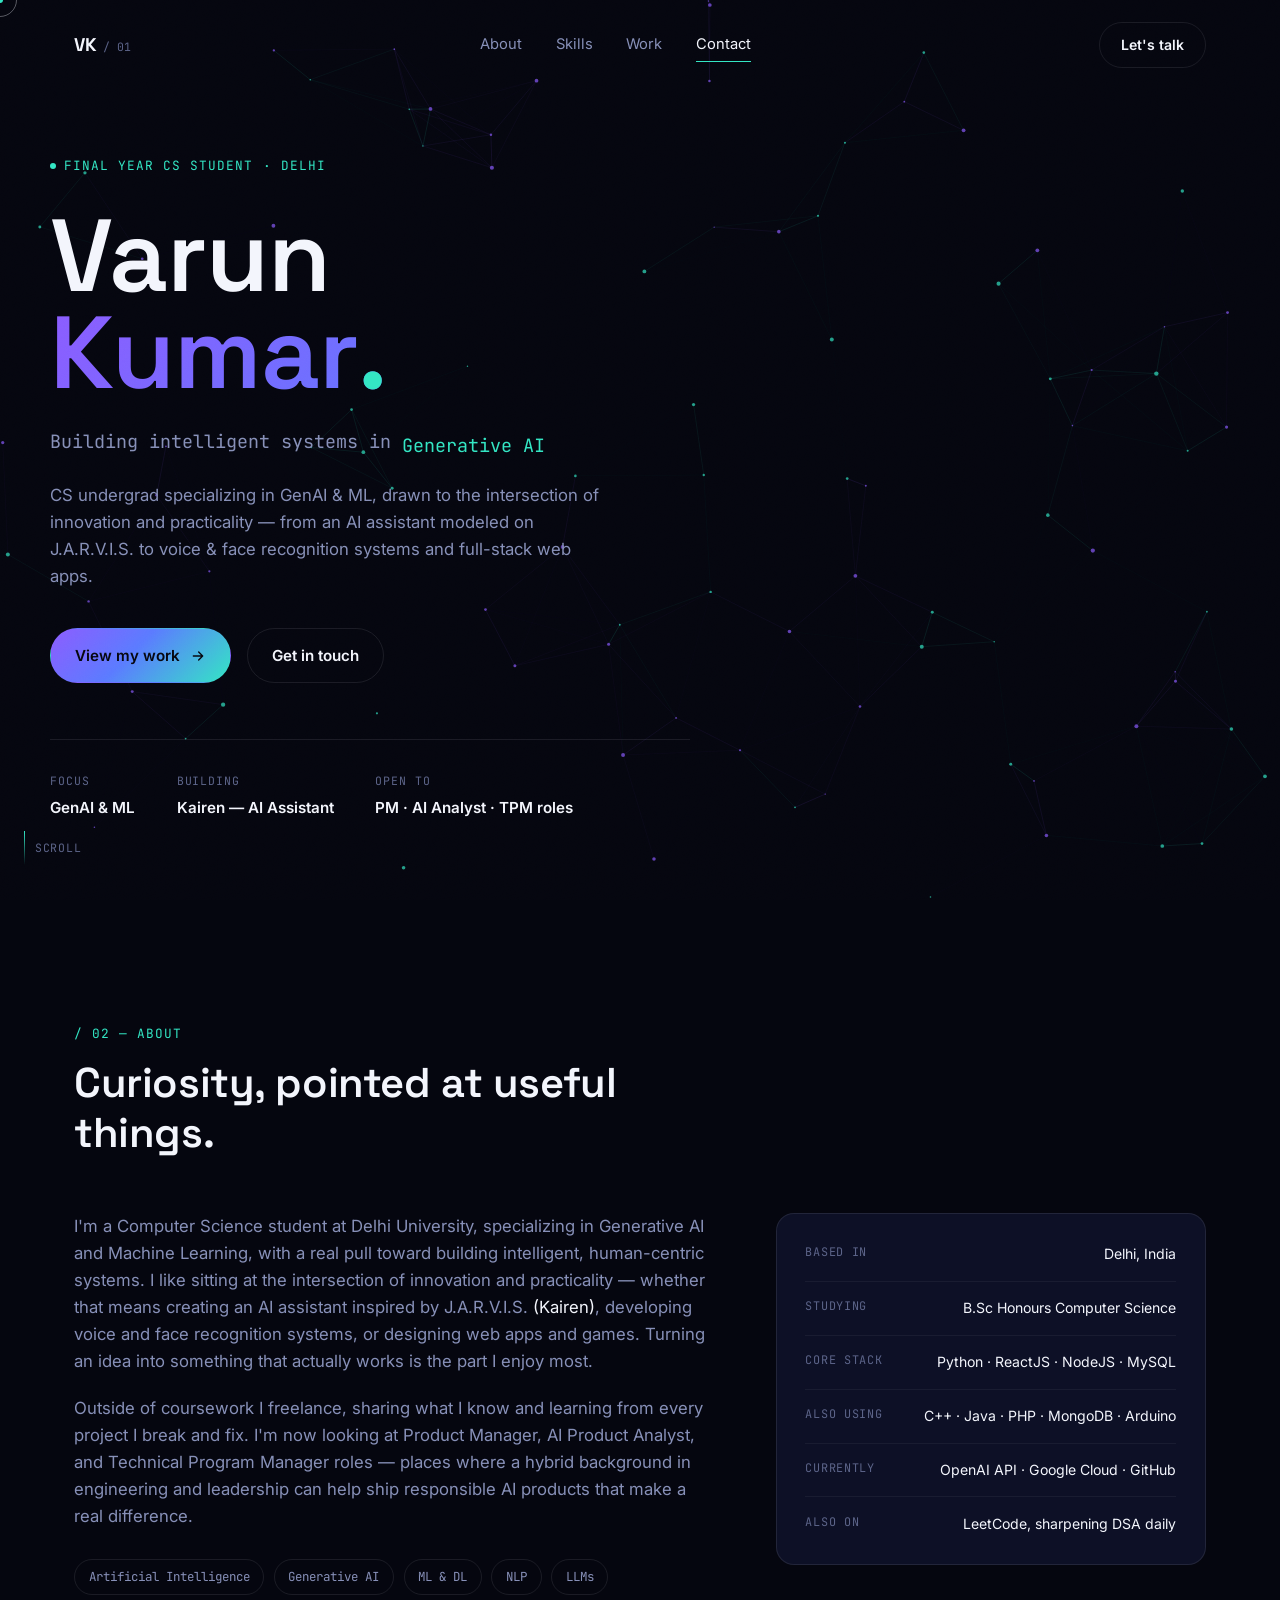
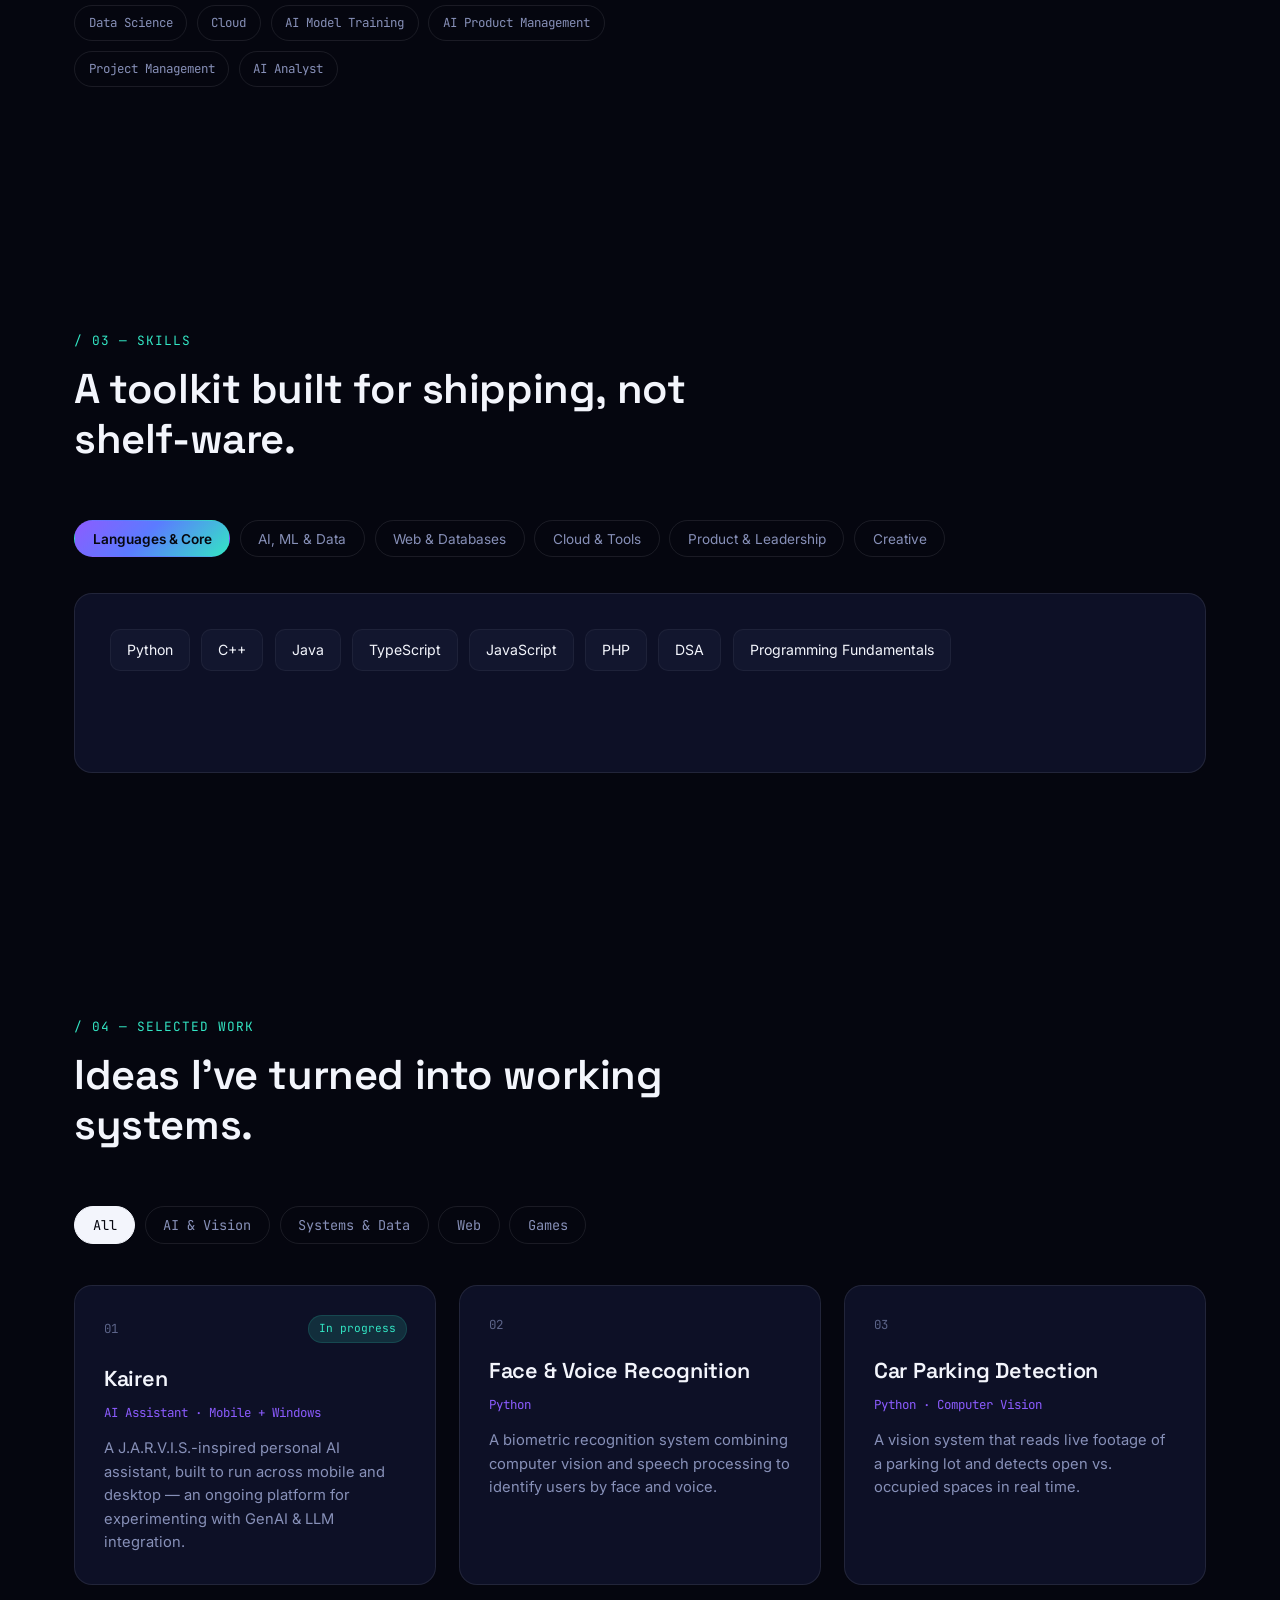
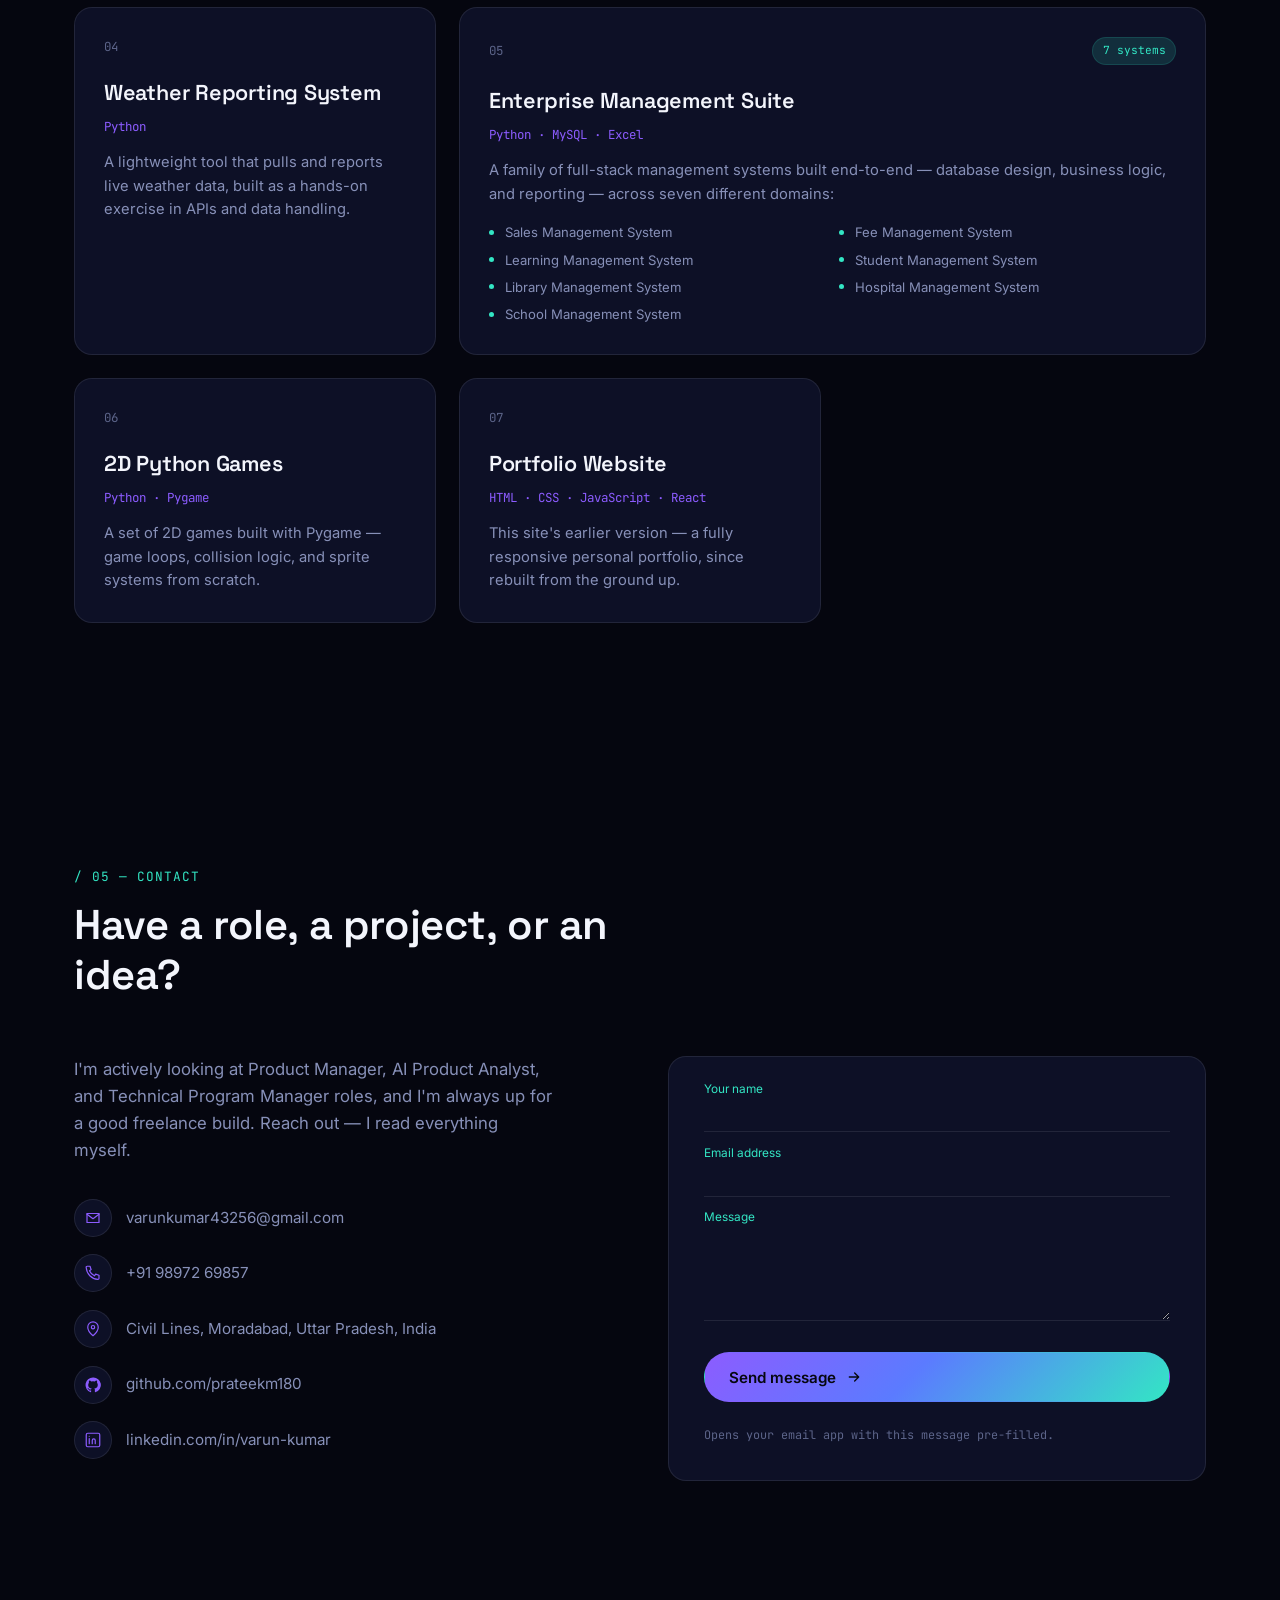
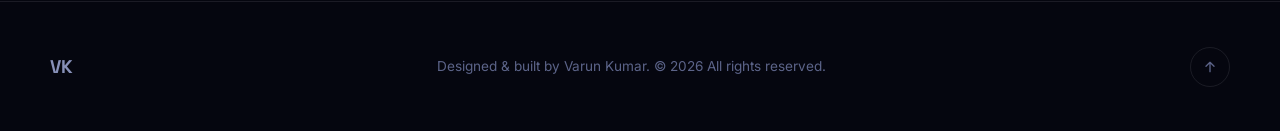
<file: Varun Portfolio 2/index.html>
<!DOCTYPE html>
<html lang="en">
<head>
<meta charset="UTF-8" />
<meta name="viewport" content="width=device-width, initial-scale=1.0" />
<title>Varun Kumar — GenAI &amp; ML Engineer</title>
<meta name="description" content="Varun Kumar — Final year Computer Science student building intelligent, human-centric systems. GenAI, ML, Data Science &amp; Cloud." />

<link rel="preconnect" href="https://fonts.googleapis.com" />
<link rel="preconnect" href="https://fonts.gstatic.com" crossorigin />
<link href="https://fonts.googleapis.com/css2?family=Space+Grotesk:wght@400;500;600;700&family=Inter:wght@400;500;600;700&family=JetBrains+Mono:wght@400;500;600&display=swap" rel="stylesheet" />
<link rel="stylesheet" href="style.css" />
</head>
<body>

<!-- Preloader -->
<div id="preloader" aria-hidden="true">
  <span class="preloader-mark">VK</span>
</div>

<!-- Custom cursor -->
<div class="cursor-dot" id="cursorDot"></div>
<div class="cursor-ring" id="cursorRing"></div>

<!-- Noise / grain overlay -->
<div class="grain" aria-hidden="true"></div>

<!-- Nav -->
<header class="site-nav" id="siteNav">
  <div class="nav-inner">
    <a href="#top" class="brand">
      <span class="brand-mark">VK</span>
      <span class="brand-index">/ 01</span>
    </a>

    <nav class="nav-links" id="navLinks">
      <a href="#about" data-nav>About</a>
      <a href="#skills" data-nav>Skills</a>
      <a href="#work" data-nav>Work</a>
      <a href="#contact" data-nav>Contact</a>
    </nav>

    <a href="#contact" class="btn btn-ghost nav-cta">
      <span>Let's talk</span>
    </a>

    <button class="nav-toggle" id="navToggle" aria-label="Toggle menu" aria-expanded="false">
      <span></span><span></span><span></span>
    </button>
  </div>
</header>

<!-- Mobile menu -->
<div class="mobile-menu" id="mobileMenu">
  <a href="#about" data-nav>About</a>
  <a href="#skills" data-nav>Skills</a>
  <a href="#work" data-nav>Work</a>
  <a href="#contact" data-nav>Contact</a>
</div>

<main id="top">

  <!-- ============ HERO ============ -->
  <section class="hero" id="hero">
    <canvas id="net" class="net-canvas" aria-hidden="true"></canvas>

    <div class="hero-inner">
      <p class="eyebrow reveal">
        <span class="dot-live" aria-hidden="true"></span>
        Final year CS student · Delhi
      </p>

      <h1 class="hero-title reveal">
        <span class="line">Varun</span>
        <span class="line accent">Kumar<span class="cursor-blink">.</span></span>
      </h1>

      <p class="hero-role reveal">
        Building intelligent systems in
        <span class="role-rotator" id="roleRotator">
          <span class="role-word is-active">Generative&nbsp;AI</span>
          <span class="role-word">Machine&nbsp;Learning</span>
          <span class="role-word">Data&nbsp;Science</span>
          <span class="role-word">Cloud</span>
          <span class="role-word">AI&nbsp;Product&nbsp;Thinking</span>
        </span>
      </p>

      <p class="hero-desc reveal">
        CS undergrad specializing in GenAI &amp; ML, drawn to the intersection of
        innovation and practicality — from an AI assistant modeled on J.A.R.V.I.S.
        to voice &amp; face recognition systems and full-stack web apps.
      </p>

      <div class="hero-actions reveal">
        <a href="#work" class="btn btn-primary magnetic">
          <span>View my work</span>
          <svg viewBox="0 0 24 24" width="16" height="16"><path d="M5 12h13M13 6l6 6-6 6" stroke="currentColor" stroke-width="2" fill="none" stroke-linecap="round" stroke-linejoin="round"/></svg>
        </a>
        <a href="mailto:varunkumar43256@gmail.com" class="btn btn-outline magnetic">
          <span>Get in touch</span>
        </a>
      </div>

      <dl class="hero-stats reveal">
        <div>
          <dt>Focus</dt>
          <dd>GenAI &amp; ML</dd>
        </div>
        <div>
          <dt>Building</dt>
          <dd>Kairen — AI Assistant</dd>
        </div>
        <div>
          <dt>Open to</dt>
          <dd>PM · AI Analyst · TPM roles</dd>
        </div>
      </dl>
    </div>

    <a href="#about" class="scroll-cue" aria-label="Scroll to content">
      <span class="scroll-cue-line"></span>
      <span>Scroll</span>
    </a>
  </section>

  <!-- ============ ABOUT ============ -->
  <section class="section about" id="about">
    <div class="section-head reveal">
      <span class="eyebrow">/ 02 — About</span>
      <h2>Curiosity, pointed at useful things.</h2>
    </div>

    <div class="about-grid">
      <div class="about-copy reveal">
        <p>
          I'm a Computer Science student at Delhi University, specializing in
          Generative AI and Machine Learning, with a real pull toward building
          intelligent, human-centric systems. I like sitting at the intersection
          of innovation and practicality — whether that means creating an AI
          assistant inspired by J.A.R.V.I.S. <em>(Kairen)</em>, developing voice
          and face recognition systems, or designing web apps and games.
          Turning an idea into something that actually works is the part I enjoy most.
        </p>
        <p>
          Outside of coursework I freelance, sharing what I know and learning
          from every project I break and fix. I'm now looking at Product
          Manager, AI Product Analyst, and Technical Program Manager roles —
          places where a hybrid background in engineering and leadership can
          help ship responsible AI products that make a real difference.
        </p>

        <div class="interest-tags">
          <span>Artificial Intelligence</span>
          <span>Generative AI</span>
          <span>ML &amp; DL</span>
          <span>NLP</span>
          <span>LLMs</span>
          <span>Data Science</span>
          <span>Cloud</span>
          <span>AI Model Training</span>
          <span>AI Product Management</span>
          <span>Project Management</span>
          <span>AI Analyst</span>
        </div>
      </div>

      <aside class="about-panel reveal">
        <div class="panel-row">
          <span class="panel-label">Based in</span>
          <span class="panel-value">Delhi, India</span>
        </div>
        <div class="panel-row">
          <span class="panel-label">Studying</span>
          <span class="panel-value">B.Sc Honours Computer Science</span>
        </div>
        <div class="panel-row">
          <span class="panel-label">Core stack</span>
          <span class="panel-value">Python · ReactJS · NodeJS · MySQL</span>
        </div>
        <div class="panel-row">
          <span class="panel-label">Also using</span>
          <span class="panel-value">C++ · Java · PHP · MongoDB · Arduino</span>
        </div>
        <div class="panel-row">
          <span class="panel-label">Currently</span>
          <span class="panel-value">OpenAI API · Google Cloud · GitHub</span>
        </div>
        <div class="panel-row">
          <span class="panel-label">Also on</span>
          <span class="panel-value">LeetCode, sharpening DSA daily</span>
        </div>
      </aside>
    </div>
  </section>

  <!-- ============ SKILLS ============ -->
  <section class="section skills" id="skills">
    <div class="section-head reveal">
      <span class="eyebrow">/ 03 — Skills</span>
      <h2>A toolkit built for shipping, not shelf&#8209;ware.</h2>
    </div>

    <div class="skills-tabs reveal" id="skillTabs" role="tablist">
      <button class="skill-tab is-active" data-target="tab-lang" role="tab">Languages &amp; Core</button>
      <button class="skill-tab" data-target="tab-ai" role="tab">AI, ML &amp; Data</button>
      <button class="skill-tab" data-target="tab-web" role="tab">Web &amp; Databases</button>
      <button class="skill-tab" data-target="tab-cloud" role="tab">Cloud &amp; Tools</button>
      <button class="skill-tab" data-target="tab-lead" role="tab">Product &amp; Leadership</button>
      <button class="skill-tab" data-target="tab-creative" role="tab">Creative</button>
    </div>

    <div class="skills-panels reveal">
      <div class="skill-panel is-active" id="tab-lang">
        <span class="tag">Python</span><span class="tag">C++</span><span class="tag">Java</span>
        <span class="tag">TypeScript</span><span class="tag">JavaScript</span><span class="tag">PHP</span>
        <span class="tag">DSA</span><span class="tag">Programming Fundamentals</span>
      </div>
      <div class="skill-panel" id="tab-ai">
        <span class="tag">Generative AI</span><span class="tag">NLP</span><span class="tag">BERT</span>
        <span class="tag">GPT&#8209;3</span><span class="tag">Hugging Face</span><span class="tag">Google Colab</span>
        <span class="tag">Data Analysis</span><span class="tag">Microsoft Power BI</span>
      </div>
      <div class="skill-panel" id="tab-web">
        <span class="tag">React.js</span><span class="tag">Node.js</span><span class="tag">HTML</span>
        <span class="tag">CSS</span><span class="tag">Bootstrap</span><span class="tag">Drizzle Studio</span>
        <span class="tag">Docker</span><span class="tag">PostgreSQL</span><span class="tag">MongoDB</span>
        <span class="tag">MySQL</span><span class="tag">DBMS</span><span class="tag">GitHub &amp; Version Control</span>
      </div>
      <div class="skill-panel" id="tab-cloud">
        <span class="tag">Google Cloud</span><span class="tag">Arduino</span><span class="tag">Arduino IDE</span>
        <span class="tag">Figma</span><span class="tag">Google Workspace</span><span class="tag">Excel</span>
        <span class="tag">Outlook</span><span class="tag">PowerPoint</span><span class="tag">Word</span><span class="tag">Access</span>
      </div>
      <div class="skill-panel" id="tab-lead">
        <span class="tag">User Research</span><span class="tag">Cross&#8209;functional Coordination</span>
        <span class="tag">Project Management</span><span class="tag">Team Leadership</span>
        <span class="tag">People Management</span><span class="tag">Strategic Thinking</span>
        <span class="tag">Agile Methodologies</span><span class="tag">Problem Solving</span>
        <span class="tag">Attention to Detail</span><span class="tag">Communication</span>
        <span class="tag">Presentations</span>
      </div>
      <div class="skill-panel" id="tab-creative">
        <span class="tag">Adobe Photoshop</span><span class="tag">Video Editing</span>
        <span class="tag">Digital Art</span><span class="tag">Poetry Writing</span>
      </div>
    </div>
  </section>

  <!-- ============ WORK ============ -->
  <section class="section work" id="work">
    <div class="section-head reveal">
      <span class="eyebrow">/ 04 — Selected work</span>
      <h2>Ideas I've turned into working systems.</h2>
    </div>

    <div class="filter-row reveal" id="filterRow">
      <button class="filter-chip is-active" data-filter="all">All</button>
      <button class="filter-chip" data-filter="ai">AI &amp; Vision</button>
      <button class="filter-chip" data-filter="systems">Systems &amp; Data</button>
      <button class="filter-chip" data-filter="web">Web</button>
      <button class="filter-chip" data-filter="games">Games</button>
    </div>

    <div class="work-grid" id="workGrid">

      <article class="work-card reveal" data-cat="ai">
        <div class="work-card-inner">
          <div class="work-top">
            <span class="work-index">01</span>
            <span class="work-status">In progress</span>
          </div>
          <h3>Kairen</h3>
          <p class="work-tag">AI Assistant · Mobile + Windows</p>
          <p class="work-desc">A J.A.R.V.I.S.-inspired personal AI assistant, built to run across mobile and desktop — an ongoing platform for experimenting with GenAI &amp; LLM integration.</p>
        </div>
      </article>

      <article class="work-card reveal" data-cat="ai">
        <div class="work-card-inner">
          <div class="work-top">
            <span class="work-index">02</span>
          </div>
          <h3>Face &amp; Voice Recognition</h3>
          <p class="work-tag">Python</p>
          <p class="work-desc">A biometric recognition system combining computer vision and speech processing to identify users by face and voice.</p>
        </div>
      </article>

      <article class="work-card reveal" data-cat="ai">
        <div class="work-card-inner">
          <div class="work-top">
            <span class="work-index">03</span>
          </div>
          <h3>Car Parking Detection</h3>
          <p class="work-tag">Python · Computer Vision</p>
          <p class="work-desc">A vision system that reads live footage of a parking lot and detects open vs. occupied spaces in real time.</p>
        </div>
      </article>

      <article class="work-card reveal" data-cat="systems">
        <div class="work-card-inner">
          <div class="work-top">
            <span class="work-index">04</span>
          </div>
          <h3>Weather Reporting System</h3>
          <p class="work-tag">Python</p>
          <p class="work-desc">A lightweight tool that pulls and reports live weather data, built as a hands-on exercise in APIs and data handling.</p>
        </div>
      </article>

      <article class="work-card work-card--wide reveal" data-cat="systems">
        <div class="work-card-inner">
          <div class="work-top">
            <span class="work-index">05</span>
            <span class="work-status">7 systems</span>
          </div>
          <h3>Enterprise Management Suite</h3>
          <p class="work-tag">Python · MySQL · Excel</p>
          <p class="work-desc">A family of full-stack management systems built end-to-end — database design, business logic, and reporting — across seven different domains:</p>
          <ul class="work-sublist">
            <li>Sales Management System</li>
            <li>Fee Management System</li>
            <li>Learning Management System</li>
            <li>Student Management System</li>
            <li>Library Management System</li>
            <li>Hospital Management System</li>
            <li>School Management System</li>
          </ul>
        </div>
      </article>

      <article class="work-card reveal" data-cat="games">
        <div class="work-card-inner">
          <div class="work-top">
            <span class="work-index">06</span>
          </div>
          <h3>2D Python Games</h3>
          <p class="work-tag">Python · Pygame</p>
          <p class="work-desc">A set of 2D games built with Pygame — game loops, collision logic, and sprite systems from scratch.</p>
        </div>
      </article>

      <article class="work-card reveal" data-cat="web">
        <div class="work-card-inner">
          <div class="work-top">
            <span class="work-index">07</span>
          </div>
          <h3>Portfolio Website</h3>
          <p class="work-tag">HTML · CSS · JavaScript · React</p>
          <p class="work-desc">This site's earlier version — a fully responsive personal portfolio, since rebuilt from the ground up.</p>
        </div>
      </article>

    </div>
  </section>

  <!-- ============ CONTACT ============ -->
  <section class="section contact" id="contact">
    <div class="section-head reveal">
      <span class="eyebrow">/ 05 — Contact</span>
      <h2>Have a role, a project, or an idea?</h2>
    </div>

    <div class="contact-grid">
      <div class="contact-info reveal">
        <p class="contact-lead">
          I'm actively looking at Product Manager, AI Product Analyst, and
          Technical Program Manager roles, and I'm always up for a good
          freelance build. Reach out — I read everything myself.
        </p>

        <ul class="contact-list">
          <li>
            <span class="ic" aria-hidden="true"><svg viewBox="0 0 24 24" width="18" height="18"><path d="M4 6h16v12H4z" fill="none" stroke="currentColor" stroke-width="1.6"/><path d="M4 7l8 6 8-6" fill="none" stroke="currentColor" stroke-width="1.6" stroke-linecap="round" stroke-linejoin="round"/></svg></span>
            <a href="mailto:varunkumar43256@gmail.com">varunkumar43256@gmail.com</a>
          </li>
          <li>
            <span class="ic" aria-hidden="true"><svg viewBox="0 0 24 24" width="18" height="18"><path d="M4.5 3h3.5l1.5 4.5-2.2 1.6a13 13 0 0 0 6.6 6.6l1.6-2.2 4.5 1.5V19a1.5 1.5 0 0 1-1.6 1.5A16.5 16.5 0 0 1 3 5.1 1.5 1.5 0 0 1 4.5 3z" fill="none" stroke="currentColor" stroke-width="1.6" stroke-linejoin="round"/></svg></span>
            <a href="tel:+919897269857">+91 98972 69857</a>
          </li>
          <li>
            <span class="ic" aria-hidden="true"><svg viewBox="0 0 24 24" width="18" height="18"><path d="M12 21s7-6.1 7-11.5A7 7 0 0 0 5 9.5C5 14.9 12 21 12 21z" fill="none" stroke="currentColor" stroke-width="1.6" stroke-linejoin="round"/><circle cx="12" cy="9.5" r="2.2" fill="none" stroke="currentColor" stroke-width="1.6"/></svg></span>
            <span>Civil Lines, Moradabad, Uttar Pradesh, India</span>
          </li>
          <li>
            <span class="ic" aria-hidden="true"><svg viewBox="0 0 24 24" width="18" height="18"><path d="M12 2a10 10 0 0 0-3.16 19.5c.5.1.68-.22.68-.48v-1.7c-2.78.6-3.37-1.34-3.37-1.34-.46-1.15-1.11-1.46-1.11-1.46-.9-.62.07-.6.07-.6 1 .07 1.53 1.03 1.53 1.03.9 1.52 2.34 1.08 2.91.83.09-.65.35-1.08.63-1.33-2.22-.25-4.56-1.11-4.56-4.93 0-1.09.39-1.98 1.03-2.68-.1-.25-.45-1.27.1-2.65 0 0 .84-.27 2.75 1.02a9.5 9.5 0 0 1 5 0c1.91-1.3 2.75-1.02 2.75-1.02.55 1.38.2 2.4.1 2.65.64.7 1.03 1.59 1.03 2.68 0 3.83-2.34 4.68-4.57 4.92.36.32.68.94.68 1.9v2.82c0 .27.18.58.69.48A10 10 0 0 0 12 2z" fill="currentColor"/></svg></span>
            <a href="https://github.com/prateekm180" target="_blank" rel="noopener">github.com/prateekm180</a>
          </li>
          <li>
            <span class="ic" aria-hidden="true"><svg viewBox="0 0 24 24" width="18" height="18"><rect x="3" y="3" width="18" height="18" rx="2" fill="none" stroke="currentColor" stroke-width="1.6"/><path d="M7 10v7M7 7v.01M11 17v-4.5a2 2 0 0 1 4 0V17M11 12.5V17" fill="none" stroke="currentColor" stroke-width="1.6" stroke-linecap="round"/></svg></span>
            <a href="https://linkedin.com/in/varun-kumar-4164552b8" target="_blank" rel="noopener">linkedin.com/in/varun-kumar</a>
          </li>
        </ul>
      </div>

      <form class="contact-form reveal" id="contactForm">
        <div class="field">
          <input type="text" id="cf-name" name="name" required />
          <label for="cf-name">Your name</label>
        </div>
        <div class="field">
          <input type="email" id="cf-email" name="email" required />
          <label for="cf-email">Email address</label>
        </div>
        <div class="field">
          <textarea id="cf-message" name="message" rows="4" required></textarea>
          <label for="cf-message">Message</label>
        </div>
        <button type="submit" class="btn btn-primary magnetic">
          <span>Send message</span>
          <svg viewBox="0 0 24 24" width="16" height="16"><path d="M5 12h13M13 6l6 6-6 6" stroke="currentColor" stroke-width="2" fill="none" stroke-linecap="round" stroke-linejoin="round"/></svg>
        </button>
        <p class="form-hint" id="formHint">Opens your email app with this message pre-filled.</p>
      </form>
    </div>
  </section>

</main>

<footer class="site-footer">
  <div class="footer-inner">
    <span class="brand-mark">VK</span>
    <p>Designed &amp; built by Varun Kumar. &copy; <span id="year"></span> All rights reserved.</p>
    <a href="#top" class="footer-top" aria-label="Back to top">
      <svg viewBox="0 0 24 24" width="16" height="16"><path d="M12 19V5M6 11l6-6 6 6" stroke="currentColor" stroke-width="2" fill="none" stroke-linecap="round" stroke-linejoin="round"/></svg>
    </a>
  </div>
</footer>

<script src="script.js"></script>
</body>
</html>
</file>
<file: Varun Portfolio 2/style.css>
/* ============================================================
   TOKENS
============================================================ */
:root{
  --bg:        #05060f;
  --bg-alt:    #0a0c1c;
  --surface:   #0d1026;
  --surface-2: #12162e;
  --line:      rgba(243,245,252,0.09);
  --line-soft: rgba(243,245,252,0.05);

  --ink:       #f3f5fc;
  --muted:     #8790b8;
  --muted-2:   #5c6489;

  --violet:    #8c5cff;
  --violet-soft: rgba(140,92,255,0.14);
  --cyan:      #33e6c4;
  --cyan-soft: rgba(51,230,196,0.14);
  --coral:     #ff8a5c;

  --grad-signature: linear-gradient(135deg, var(--violet) 0%, #5b7bff 45%, var(--cyan) 100%);

  --font-display: 'Space Grotesk', sans-serif;
  --font-body:    'Inter', sans-serif;
  --font-mono:    'JetBrains Mono', monospace;

  --container: 1180px;
  --radius: 18px;
  --radius-sm: 10px;

  --ease: cubic-bezier(.16,.84,.44,1);
}

@media (prefers-color-scheme: light){
  :root{ color-scheme: dark; }
}

*,*::before,*::after{ box-sizing: border-box; }

html{
  scroll-behavior: smooth;
  background: var(--bg);
}

body{
  margin:0;
  background: var(--bg);
  color: var(--ink);
  font-family: var(--font-body);
  font-size: 16px;
  line-height: 1.6;
  -webkit-font-smoothing: antialiased;
  overflow-x: hidden;
}

img{ max-width:100%; display:block; }
a{ color: inherit; text-decoration: none; }
ul{ list-style:none; margin:0; padding:0; }
button{ font-family: inherit; }

::selection{ background: var(--violet); color:#fff; }

h1,h2,h3,h4{
  font-family: var(--font-display);
  font-weight: 600;
  margin: 0;
  letter-spacing: -0.01em;
}

/* subtle ambient backdrop */
body::before{
  content:"";
  position: fixed;
  inset: 0;
  z-index: -2;
  background:
    radial-gradient(700px 500px at 15% -5%, rgba(140,92,255,0.16), transparent 60%),
    radial-gradient(600px 500px at 100% 20%, rgba(51,230,196,0.10), transparent 55%),
    var(--bg);
}

.grain{
  position: fixed;
  inset:0;
  z-index: 40;
  pointer-events: none;
  opacity: .035;
  mix-blend-mode: overlay;
  background-image: url("data:image/svg+xml,%3Csvg xmlns='http://www.w3.org/2000/svg' width='120' height='120'%3E%3Cfilter id='n'%3E%3CfeTurbulence type='fractalNoise' baseFrequency='0.9' numOctaves='2' stitchTiles='stitch'/%3E%3C/filter%3E%3Crect width='100%25' height='100%25' filter='url(%23n)'/%3E%3C/svg%3E");
}

/* ============================================================
   PRELOADER
============================================================ */
#preloader{
  position: fixed; inset:0; z-index: 999;
  background: var(--bg);
  display:flex; align-items:center; justify-content:center;
  transition: opacity .6s var(--ease), visibility .6s var(--ease);
}
#preloader.is-hidden{ opacity:0; visibility:hidden; }
.preloader-mark{
  font-family: var(--font-display);
  font-size: 2.4rem;
  font-weight: 700;
  color: var(--ink);
  letter-spacing: 0.08em;
  animation: pulseMark 1.1s ease-in-out infinite;
}
@keyframes pulseMark{
  0%,100%{ opacity:.35; transform: scale(.96); }
  50%{ opacity:1; transform: scale(1); }
}

/* ============================================================
   CURSOR
============================================================ */
.cursor-dot, .cursor-ring{
  position: fixed;
  top:0; left:0;
  pointer-events: none;
  border-radius: 50%;
  z-index: 500;
  transform: translate(-50%,-50%);
  will-change: transform;
}
.cursor-dot{
  width:6px; height:6px;
  background: var(--cyan);
}
.cursor-ring{
  width:34px; height:34px;
  border: 1px solid rgba(243,245,252,0.35);
  transition: width .25s var(--ease), height .25s var(--ease), border-color .25s var(--ease), background .25s var(--ease);
}
.cursor-ring.is-hover{
  width:56px; height:56px;
  background: rgba(140,92,255,0.12);
  border-color: var(--violet);
}
@media (hover:none), (pointer:coarse){
  .cursor-dot, .cursor-ring{ display:none; }
}

/* ============================================================
   LAYOUT HELPERS
============================================================ */
.section{
  max-width: var(--container);
  margin: 0 auto;
  padding: 7.5rem 1.5rem;
}
.section-head{
  margin-bottom: 3.5rem;
  max-width: 640px;
}
.section-head h2{
  font-size: clamp(1.8rem, 3.4vw, 2.6rem);
  margin-top: .75rem;
  line-height: 1.2;
}
.eyebrow{
  font-family: var(--font-mono);
  font-size: .8rem;
  letter-spacing: .08em;
  color: var(--cyan);
  display: inline-flex;
  align-items:center;
  gap:.5rem;
  text-transform: uppercase;
}
.dot-live{
  width:6px; height:6px; border-radius:50%;
  background: var(--cyan);
  box-shadow: 0 0 0 0 rgba(51,230,196,.6);
  animation: livePulse 2s infinite;
}
@keyframes livePulse{
  0%{ box-shadow: 0 0 0 0 rgba(51,230,196,.55); }
  70%{ box-shadow: 0 0 0 8px rgba(51,230,196,0); }
  100%{ box-shadow: 0 0 0 0 rgba(51,230,196,0); }
}

/* reveal-on-scroll */
.reveal{
  opacity: 0;
  transform: translateY(28px);
  transition: opacity .8s var(--ease), transform .8s var(--ease);
}
.reveal.in-view{
  opacity: 1;
  transform: translateY(0);
}
@media (prefers-reduced-motion: reduce){
  .reveal{ opacity:1; transform:none; transition:none; }
  html{ scroll-behavior:auto; }
}

/* ============================================================
   BUTTONS
============================================================ */
.btn{
  display:inline-flex;
  align-items:center;
  gap:.6rem;
  padding: .9rem 1.5rem;
  border-radius: 999px;
  font-size: .95rem;
  font-weight: 600;
  border: 1px solid transparent;
  cursor:pointer;
  position: relative;
  overflow: hidden;
}
.btn svg{ transition: transform .3s var(--ease); }
.btn:hover svg{ transform: translateX(3px); }

.btn-primary{
  background: var(--grad-signature);
  color: #06070f;
}
.btn-primary:hover{ filter: brightness(1.08); }

.btn-outline{
  border-color: var(--line);
  color: var(--ink);
  background: transparent;
}
.btn-outline:hover{ border-color: var(--violet); color: var(--violet); }

.btn-ghost{
  border-color: var(--line);
  color: var(--ink);
  padding: .65rem 1.3rem;
  font-size: .88rem;
}
.btn-ghost:hover{ background: var(--surface-2); }

/* ============================================================
   NAV
============================================================ */
.site-nav{
  position: fixed;
  top:0; left:0; right:0;
  z-index: 100;
  padding: 1.4rem 0;
  transition: padding .35s var(--ease), background .35s var(--ease), border-color .35s var(--ease);
  border-bottom: 1px solid transparent;
}
.site-nav.is-scrolled{
  padding: .9rem 0;
  background: rgba(5,6,15,0.72);
  -webkit-backdrop-filter: blur(14px);
  backdrop-filter: blur(14px);
  border-bottom-color: var(--line);
}
.nav-inner{
  max-width: var(--container);
  margin:0 auto;
  padding: 0 1.5rem;
  display:flex;
  align-items:center;
  justify-content: space-between;
  gap: 2rem;
}
.brand{ display:flex; align-items:baseline; gap:.4rem; }
.brand-mark{
  font-family: var(--font-display);
  font-weight: 700;
  font-size: 1.15rem;
}
.brand-index{
  font-family: var(--font-mono);
  font-size: .72rem;
  color: var(--muted-2);
}
.nav-links{
  display:flex;
  gap: 2.1rem;
  margin: 0 auto;
}
.nav-links a{
  font-size: .92rem;
  color: var(--muted);
  position: relative;
  padding: .3rem 0;
}
.nav-links a::after{
  content:"";
  position:absolute; left:0; bottom:0;
  width:0; height:1px;
  background: var(--cyan);
  transition: width .3s var(--ease);
}
.nav-links a:hover{ color: var(--ink); }
.nav-links a:hover::after,
.nav-links a.is-active::after{ width:100%; }
.nav-links a.is-active{ color: var(--ink); }

.nav-toggle{
  display:none;
  flex-direction: column;
  gap:5px;
  background:none;
  border:none;
  padding:6px;
}
.nav-toggle span{
  width: 22px; height: 2px;
  background: var(--ink);
  transition: transform .3s var(--ease), opacity .3s var(--ease);
}
.nav-toggle.is-open span:nth-child(1){ transform: translateY(7px) rotate(45deg); }
.nav-toggle.is-open span:nth-child(2){ opacity:0; }
.nav-toggle.is-open span:nth-child(3){ transform: translateY(-7px) rotate(-45deg); }

.mobile-menu{
  position: fixed;
  top:0; right:0;
  height: 100vh;
  width: min(78vw, 320px);
  background: var(--bg-alt);
  border-left: 1px solid var(--line);
  z-index: 99;
  display:flex;
  flex-direction: column;
  gap: 1.6rem;
  padding: 6.5rem 2rem;
  transform: translateX(100%);
  transition: transform .45s var(--ease);
}
.mobile-menu.is-open{ transform: translateX(0); }
.mobile-menu a{
  font-family: var(--font-display);
  font-size: 1.4rem;
}

@media (max-width: 860px){
  .nav-links, .nav-cta{ display:none; }
  .nav-toggle{ display:flex; }
}

/* ============================================================
   HERO
============================================================ */
.hero{
  position: relative;
  min-height: 100vh;
  display:flex;
  align-items:center;
  padding: 8rem 1.5rem 4rem;
  overflow: hidden;
}
.net-canvas{
  position: absolute;
  inset:0;
  width:100%; height:100%;
  z-index: 0;
  opacity: .8;
}
.hero-inner{
  position: relative;
  z-index: 2;
  max-width: var(--container);
  margin: 0 auto;
  width: 100%;
}
.hero-title{
  font-size: clamp(3.2rem, 9vw, 6.4rem);
  line-height: .95;
  margin-top: 1.1rem;
}
.hero-title .line{ display:block; }
.hero-title .accent{
  background: var(--grad-signature);
  -webkit-background-clip: text;
  background-clip: text;
  color: transparent;
}
.cursor-blink{
  display:inline-block;
  animation: blink 1.1s step-end infinite;
  color: var(--cyan);
}
@keyframes blink{ 50%{ opacity:0; } }

.hero-role{
  margin-top: 1.6rem;
  font-family: var(--font-mono);
  font-size: clamp(1rem, 1.6vw, 1.15rem);
  color: var(--muted);
}
.role-rotator{ position:relative; display:inline-block; height: 1.4em; overflow:hidden; vertical-align: bottom; min-width: 210px; }
.role-word{
  position:absolute; left:0; top:0;
  color: var(--cyan);
  opacity:0;
  transform: translateY(100%);
  transition: opacity .5s var(--ease), transform .5s var(--ease);
  white-space: nowrap;
}
.role-word.is-active{ opacity:1; transform: translateY(0); }
.role-word.is-leaving{ opacity:0; transform: translateY(-100%); }

.hero-desc{
  margin-top: 1.6rem;
  max-width: 560px;
  color: var(--muted);
  font-size: 1.05rem;
}
.hero-actions{
  margin-top: 2.4rem;
  display:flex;
  gap: 1rem;
  flex-wrap: wrap;
}
.hero-stats{
  margin: 3.5rem 0 0;
  display:flex;
  gap: 2.6rem;
  flex-wrap: wrap;
  padding-top: 2rem;
  border-top: 1px solid var(--line);
  max-width: 640px;
}
.hero-stats dt{
  font-family: var(--font-mono);
  font-size: .72rem;
  text-transform: uppercase;
  letter-spacing: .08em;
  color: var(--muted-2);
  margin-bottom: .35rem;
}
.hero-stats dd{
  margin:0;
  font-size: .95rem;
  font-weight: 600;
}

.scroll-cue{
  position: absolute;
  bottom: 2.2rem;
  left: 1.5rem;
  z-index: 2;
  display:flex;
  align-items:center;
  gap: .6rem;
  font-family: var(--font-mono);
  font-size: .72rem;
  color: var(--muted-2);
  letter-spacing: .08em;
  text-transform: uppercase;
}
.scroll-cue-line{
  width:1px; height: 34px;
  background: linear-gradient(var(--cyan), transparent);
  display:block;
  animation: scrollLine 2s ease-in-out infinite;
}
@keyframes scrollLine{
  0%{ transform: scaleY(0); transform-origin: top; }
  50%{ transform: scaleY(1); transform-origin: top; }
  51%{ transform-origin: bottom; }
  100%{ transform: scaleY(0); transform-origin: bottom; }
}
@media (max-width: 640px){ .scroll-cue{ display:none; } }

/* ============================================================
   ABOUT
============================================================ */
.about-grid{
  display:grid;
  grid-template-columns: 1.5fr 1fr;
  gap: 3.5rem;
}
.about-copy p{
  color: var(--muted);
  font-size: 1.05rem;
  margin: 0 0 1.3rem;
}
.about-copy em{ color: var(--ink); font-style: normal; }

.interest-tags{
  display:flex; flex-wrap: wrap; gap: .6rem;
  margin-top: 1.8rem;
}
.interest-tags span{
  font-family: var(--font-mono);
  font-size: .78rem;
  padding: .45rem .85rem;
  border: 1px solid var(--line);
  border-radius: 999px;
  color: var(--muted);
}

.about-panel{
  background: var(--surface);
  border: 1px solid var(--line);
  border-radius: var(--radius);
  padding: 1.8rem;
  align-self: start;
}
.panel-row{
  display:flex;
  justify-content: space-between;
  gap: 1rem;
  padding: .95rem 0;
  border-bottom: 1px solid var(--line-soft);
}
.panel-row:last-child{ border-bottom:none; padding-bottom:0; }
.panel-row:first-child{ padding-top:0; }
.panel-label{
  font-family: var(--font-mono);
  font-size: .74rem;
  color: var(--muted-2);
  text-transform: uppercase;
  letter-spacing: .06em;
  white-space: nowrap;
}
.panel-value{
  font-size: .88rem;
  text-align: right;
  color: var(--ink);
}

@media (max-width: 880px){
  .about-grid{ grid-template-columns: 1fr; }
}

/* ============================================================
   SKILLS
============================================================ */
.skills-tabs{
  display:flex;
  flex-wrap: wrap;
  gap: .6rem;
  margin-bottom: 2.2rem;
}
.skill-tab{
  background: transparent;
  border: 1px solid var(--line);
  color: var(--muted);
  padding: .6rem 1.1rem;
  border-radius: 999px;
  font-size: .85rem;
  transition: all .25s var(--ease);
}
.skill-tab:hover{ color: var(--ink); border-color: var(--muted-2); }
.skill-tab.is-active{
  background: var(--grad-signature);
  color: #06070f;
  border-color: transparent;
  font-weight: 600;
}

.skills-panels{
  background: var(--surface);
  border: 1px solid var(--line);
  border-radius: var(--radius);
  padding: 2.2rem;
  min-height: 180px;
}
.skill-panel{
  display:none;
  flex-wrap: wrap;
  gap: .7rem;
}
.skill-panel.is-active{ display:flex; }
.skill-panel .tag{
  font-size: .88rem;
  padding: .55rem 1rem;
  border-radius: var(--radius-sm);
  background: var(--surface-2);
  border: 1px solid var(--line-soft);
  color: var(--ink);
  transition: transform .25s var(--ease), border-color .25s var(--ease), color .25s var(--ease);
}
.skill-panel .tag:hover{
  transform: translateY(-3px);
  border-color: var(--cyan);
  color: var(--cyan);
}

/* ============================================================
   WORK
============================================================ */
.filter-row{
  display:flex;
  flex-wrap: wrap;
  gap: .6rem;
  margin-bottom: 2.6rem;
}
.filter-chip{
  background: transparent;
  border: 1px solid var(--line);
  color: var(--muted);
  padding: .55rem 1.1rem;
  border-radius: 999px;
  font-size: .85rem;
  font-family: var(--font-mono);
}
.filter-chip:hover{ color: var(--ink); }
.filter-chip.is-active{
  background: var(--ink);
  color: var(--bg);
  border-color: var(--ink);
}

.work-grid{
  display:grid;
  grid-template-columns: repeat(3, 1fr);
  gap: 1.4rem;
}
.work-card{
  perspective: 900px;
}
.work-card.is-hidden{ display:none; }
.work-card-inner{
  background: var(--surface);
  border: 1px solid var(--line);
  border-radius: var(--radius);
  padding: 1.8rem;
  height: 100%;
  transition: transform .12s linear, border-color .3s var(--ease), background .3s var(--ease);
  transform-style: preserve-3d;
  will-change: transform;
}
.work-card:hover .work-card-inner{
  border-color: rgba(140,92,255,0.45);
  background: var(--surface-2);
}
.work-card--wide{ grid-column: span 2; }

.work-top{
  display:flex;
  justify-content: space-between;
  align-items:center;
  margin-bottom: 1.2rem;
}
.work-index{
  font-family: var(--font-mono);
  font-size: .78rem;
  color: var(--muted-2);
}
.work-status{
  font-family: var(--font-mono);
  font-size: .7rem;
  color: var(--cyan);
  border: 1px solid var(--cyan-soft);
  background: var(--cyan-soft);
  padding: .25rem .6rem;
  border-radius: 999px;
}
.work-card h3{
  font-size: 1.35rem;
  margin-bottom: .4rem;
}
.work-tag{
  font-family: var(--font-mono);
  font-size: .78rem;
  color: var(--violet);
  margin: 0 0 .9rem;
}
.work-desc{
  color: var(--muted);
  font-size: .92rem;
  margin:0;
}
.work-sublist{
  margin-top: 1rem;
  display:grid;
  grid-template-columns: 1fr 1fr;
  gap: .4rem .8rem;
}
.work-sublist li{
  font-size: .82rem;
  color: var(--muted);
  padding-left: 1rem;
  position: relative;
}
.work-sublist li::before{
  content:"";
  position:absolute; left:0; top: .55em;
  width: 5px; height: 5px;
  border-radius: 50%;
  background: var(--cyan);
}

@media (max-width: 960px){
  .work-grid{ grid-template-columns: repeat(2,1fr); }
  .work-card--wide{ grid-column: span 2; }
}
@media (max-width: 640px){
  .work-grid{ grid-template-columns: 1fr; }
  .work-card--wide{ grid-column: span 1; }
  .work-sublist{ grid-template-columns: 1fr; }
}

/* ============================================================
   CONTACT
============================================================ */
.contact-grid{
  display:grid;
  grid-template-columns: 1fr 1fr;
  gap: 3.5rem;
}
.contact-lead{
  color: var(--muted);
  font-size: 1.05rem;
  max-width: 480px;
  margin: 0 0 2.2rem;
}
.contact-list{
  display:flex;
  flex-direction: column;
  gap: 1.1rem;
}
.contact-list li{
  display:flex;
  align-items:center;
  gap: .9rem;
  font-size: .95rem;
  color: var(--muted);
}
.contact-list a:hover{ color: var(--cyan); }
.ic{
  width: 38px; height: 38px;
  display:flex; align-items:center; justify-content:center;
  border-radius: 50%;
  background: var(--surface);
  border: 1px solid var(--line);
  color: var(--violet);
  flex-shrink: 0;
}

.contact-form{
  background: var(--surface);
  border: 1px solid var(--line);
  border-radius: var(--radius);
  padding: 2.2rem;
  display:flex;
  flex-direction: column;
  gap: 1.5rem;
}
.field{
  position: relative;
}
.field input, .field textarea{
  width: 100%;
  background: transparent;
  border: none;
  border-bottom: 1px solid var(--line);
  color: var(--ink);
  font-family: var(--font-body);
  font-size: 1rem;
  padding: .6rem 0;
  resize: vertical;
  outline: none;
}
.field textarea{ min-height: 90px; }
.field label{
  position: absolute;
  left:0; top: .6rem;
  color: var(--muted-2);
  font-size: 1rem;
  pointer-events: none;
  transition: transform .2s var(--ease), font-size .2s var(--ease), color .2s var(--ease);
}
.field input:focus, .field textarea:focus{ border-color: var(--cyan); }
.field input:focus + label,
.field input:not(:placeholder-shown) + label,
.field textarea:focus + label,
.field textarea:not(:placeholder-shown) + label,
.field input:valid + label,
.field textarea:valid + label{
  transform: translateY(-1.4rem);
  font-size: .74rem;
  color: var(--cyan);
}
.form-hint{
  margin:0;
  font-family: var(--font-mono);
  font-size: .74rem;
  color: var(--muted-2);
}

@media (max-width: 880px){
  .contact-grid{ grid-template-columns: 1fr; }
}

/* ============================================================
   FOOTER
============================================================ */
.site-footer{
  border-top: 1px solid var(--line);
  padding: 2.5rem 1.5rem;
}
.footer-inner{
  max-width: var(--container);
  margin: 0 auto;
  display:flex;
  align-items:center;
  justify-content: space-between;
  gap: 1rem;
  color: var(--muted-2);
  font-size: .85rem;
}
.footer-inner .brand-mark{ color: var(--muted); }
.footer-top{
  width: 40px; height:40px;
  border: 1px solid var(--line);
  border-radius: 50%;
  display:flex; align-items:center; justify-content:center;
  transition: border-color .25s var(--ease), transform .25s var(--ease);
}
.footer-top:hover{ border-color: var(--cyan); transform: translateY(-3px); }

@media (max-width: 600px){
  .footer-inner{ flex-direction: column; text-align:center; }
}
</file>
